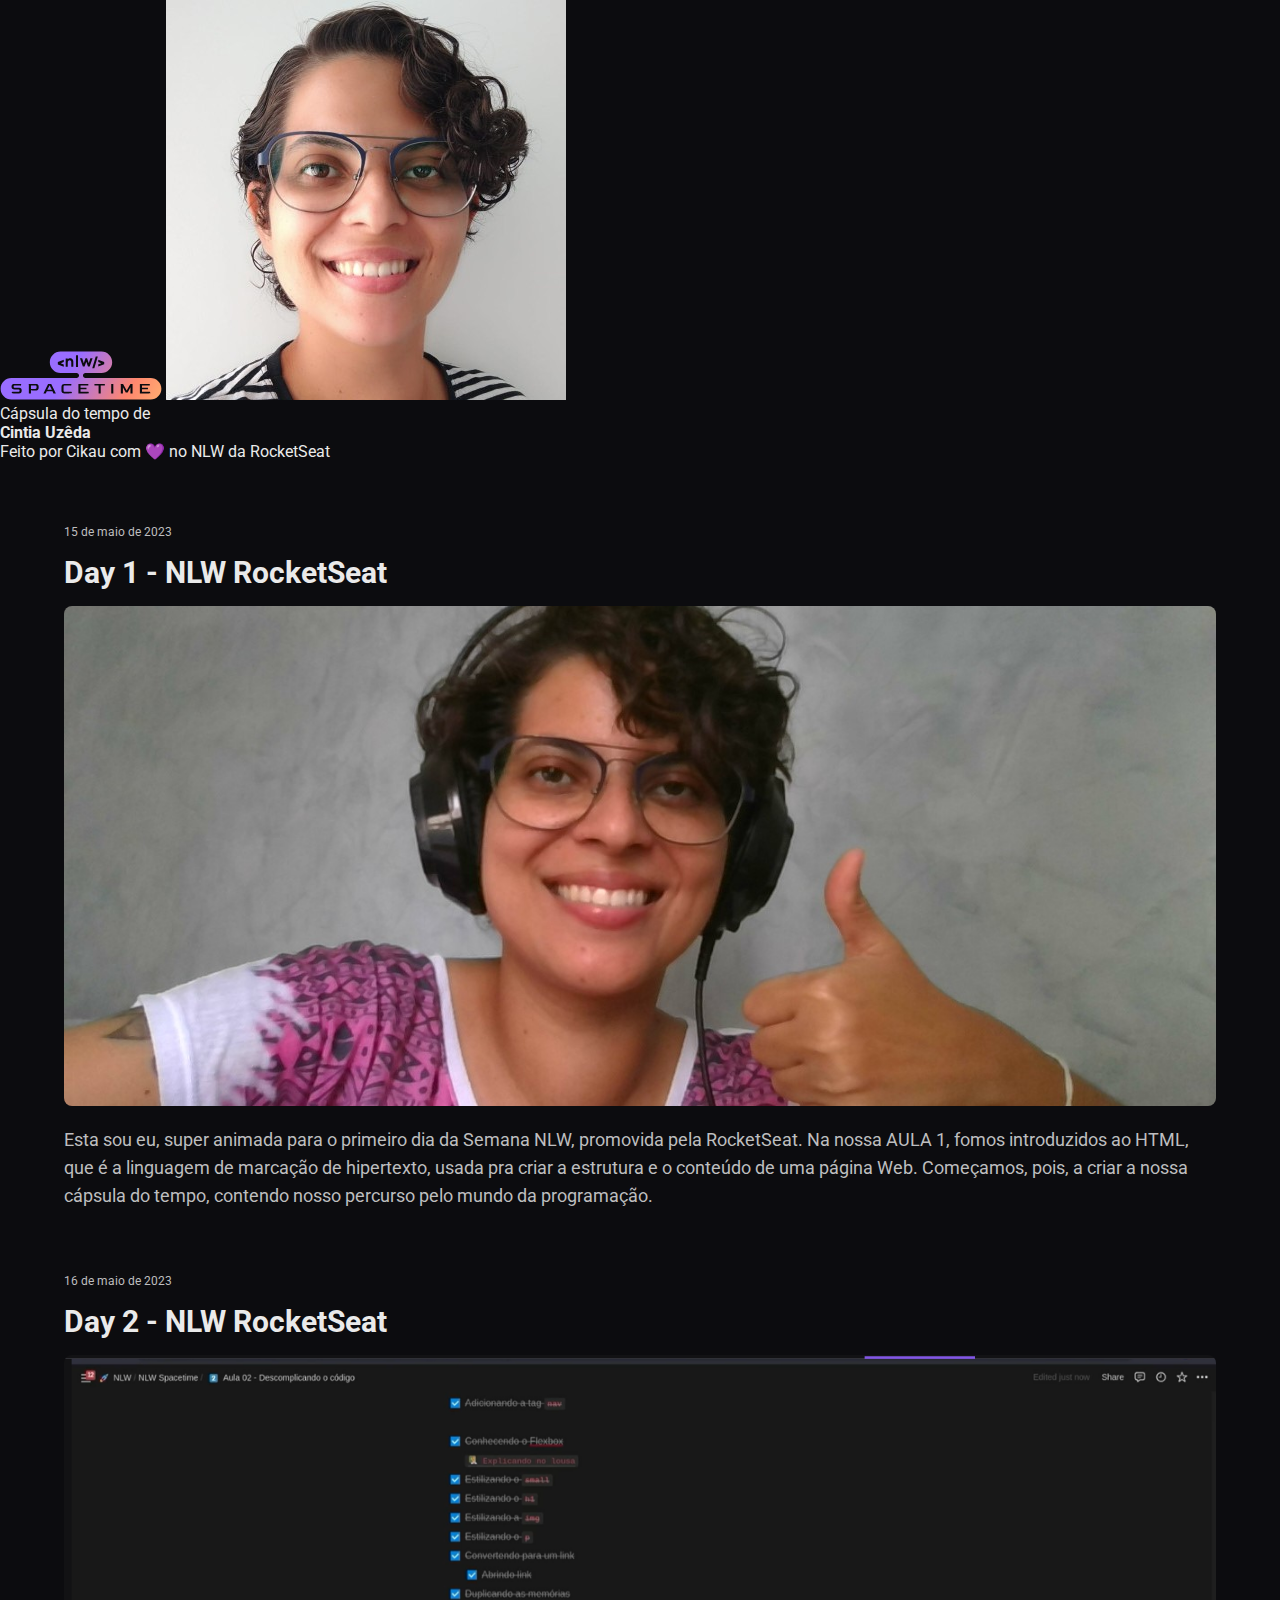
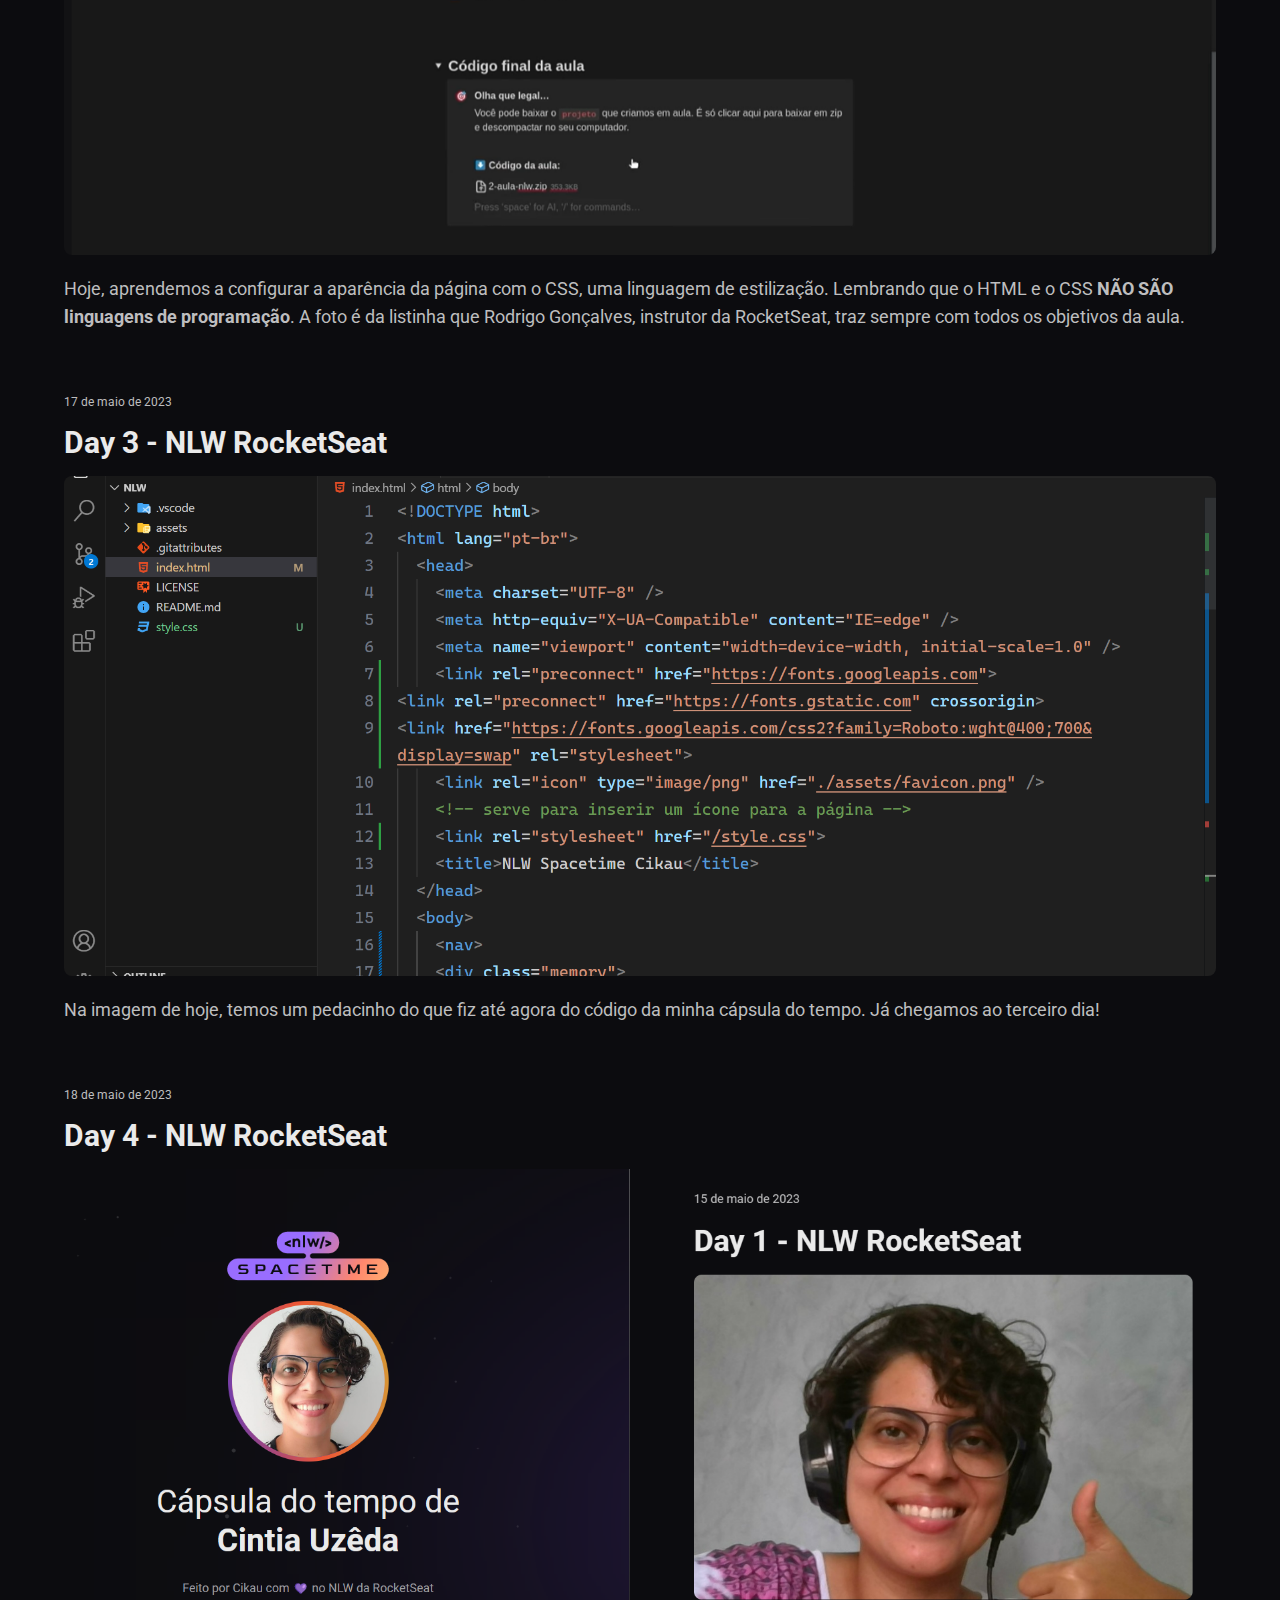
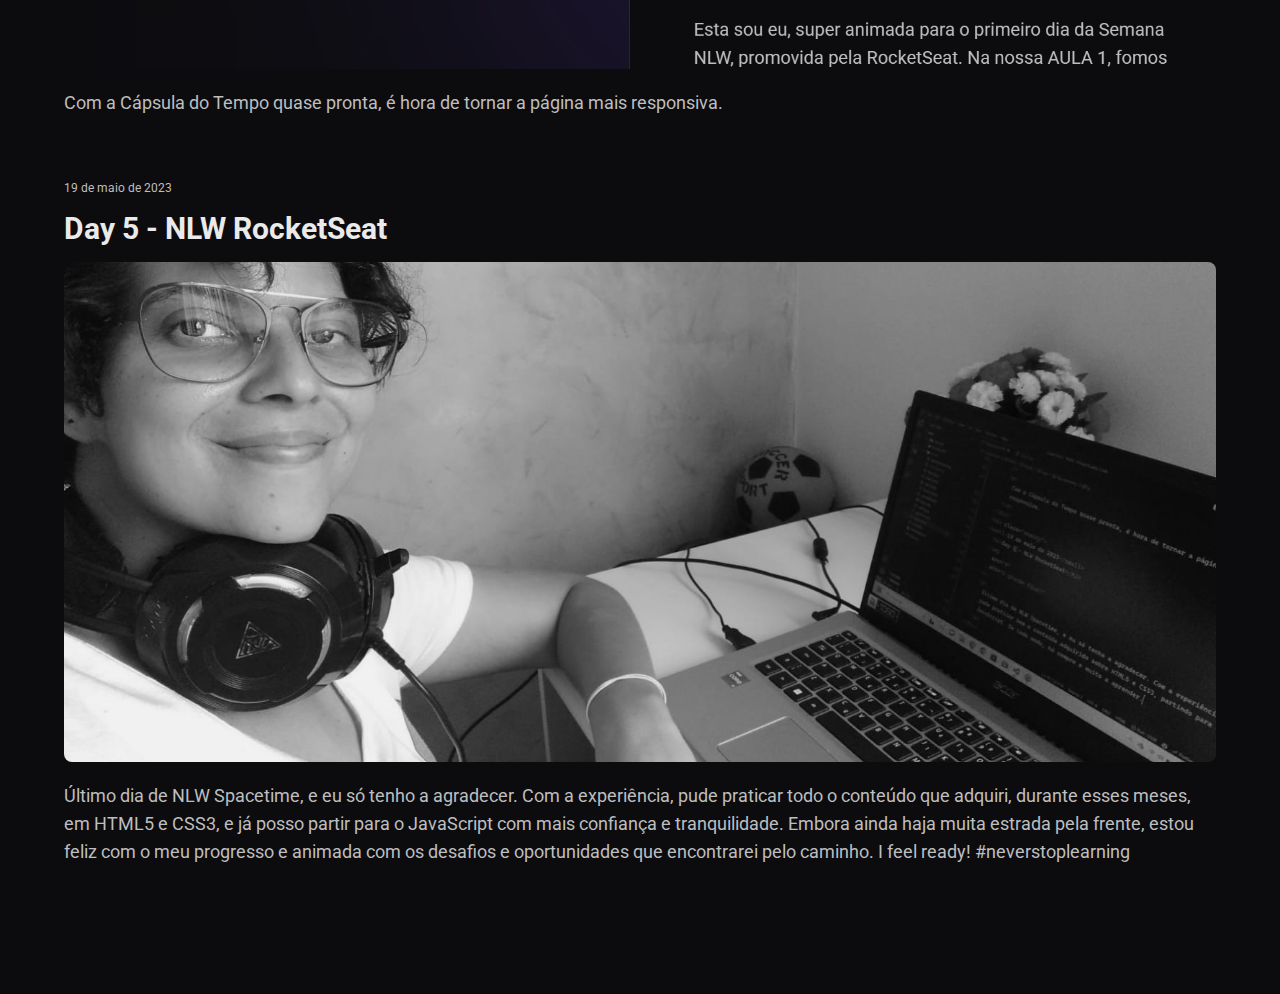
<file: index.html>
<!DOCTYPE html>
<html lang="pt-br">
  <head>
    <meta charset="UTF-8" />
    <meta http-equiv="X-UA-Compatible" content="IE=edge" />
    <meta name="viewport" content="width=device-width, initial-scale=1.0" />
    <link rel="preconnect" href="https://fonts.googleapis.com"/>
    <link rel="preconnect" href="https://fonts.gstatic.com" crossorigin/>
    <link
      href="https://fonts.googleapis.com/css2?family=Roboto:wght@400;700&display=swap"
      rel="stylesheet"
      href="style.css"
    />
    <link rel="icon" type="image/png" href="./assets/favicon.png" />
    <!-- serve para inserir um ícone para a página -->
    <link rel="stylesheet" href="style.css" />
    <title>NLW Spacetime Cikau</title>
  </head>
  <body>
    <aside>
      <!--Parte do site que tem o profile-->
      <img src="./assets/logo.svg" alt="Logo NLW Spacetime" />
      <img src="./assets/perfil.jpg" alt="Foto de Cikau" />
      <p>
        Cápsula do tempo de<br />
        <strong>Cintia Uzêda</strong>
      </p>
      <span> Feito por Cikau com 💜 no NLW da RocketSeat </span>
    </aside>
    <nav>
      <!--Parte do site com a timeline-->
      <div class="memory">
        <small>15 de maio de 2023</small>
        <h2>Day 1 - NLW RocketSeat</h2>
        <div>
          <img src="./assets/Day1.jpg" alt="Cikau em sua primeira aula" />
        </div>
        <p>
          Esta sou eu, super animada para o primeiro dia da Semana NLW,
          promovida pela RocketSeat. Na nossa AULA 1, fomos introduzidos ao
          HTML, que é a linguagem de marcação de hipertexto, usada pra criar a
          estrutura e o conteúdo de uma página Web. Começamos, pois, a criar a
          nossa cápsula do tempo, contendo nosso percurso pelo mundo da
          programação.
        </p>
      </div>
      <div class="memory">
        <small>16 de maio de 2023</small>
        <h2>Day 2 - NLW RocketSeat</h2>
        <div>
          <!-- Essa div contendo a imagem NÃO deixa que ela passe dos limites da tela ao executar a animação do hover - vide configurações em style.css -->
          <img
            src="./assets/day2.png"
            alt="Lista do instrutor Rodrigo Gonçalves"
          />
        </div>
        <p>
          Hoje, aprendemos a configurar a aparência da página com o CSS, uma
          linguagem de estilização. Lembrando que o HTML e o CSS
          <strong>NÃO SÃO linguagens de programação</strong>. A foto é da
          listinha que Rodrigo Gonçalves, instrutor da RocketSeat, traz sempre
          com todos os objetivos da aula.
        </p>
      </div>
      <div class="memory">
        <small>17 de maio de 2023</small>
        <h2>Day 3 - NLW RocketSeat</h2>
        <div>
          <img src="./assets/day3.png" alt="Parte do código" />
        </div>
        <p>
          Na imagem de hoje, temos um pedacinho do que fiz até agora do código
          da minha cápsula do tempo. Já chegamos ao terceiro dia!
        </p>
      </div>
      <div class="memory">
        <small>18 de maio de 2023</small>
        <h2>Day 4 - NLW RocketSeat</h2>
        <div>
          <img src="./assets/capsula.png" alt="Cápsula quase pronta" />
        </div>
        <p>
          Com a Cápsula do Tempo quase pronta, é hora de tornar a página mais
          responsiva.
        </p>
      </div>
      <div class="memory">
        <small>19 de maio de 2023</small>
        <h2>Day 5 - NLW RocketSeat</h2>
        <div>
          <img src="./assets/final.jpeg" alt="O grande final" />
        </div>
        <p>
          Último dia de NLW Spacetime, e eu só tenho a agradecer. Com a
          experiência, pude praticar todo o conteúdo que adquiri, durante esses
          meses, em HTML5 e CSS3, e já posso partir para o JavaScript com mais
          confiança e tranquilidade. Embora ainda haja muita estrada pela
          frente, estou feliz com o meu progresso e animada com os desafios e
          oportunidades que encontrarei pelo caminho. I feel ready!
          #neverstoplearning
        </p>
      </div>
    </nav>
  </body>
</html>
</file>
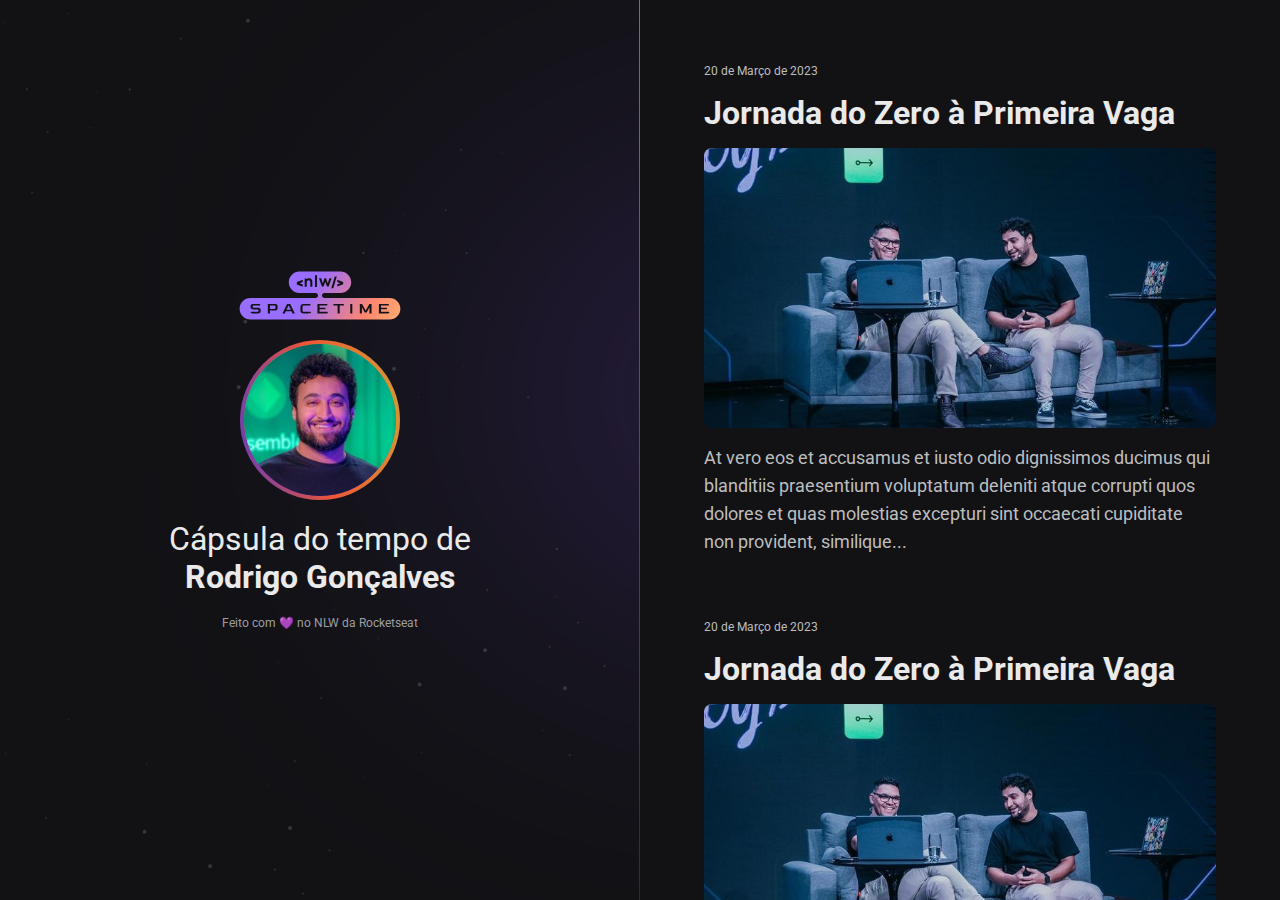
<file: 3-aula-nlw/nlw/index.html>
<!DOCTYPE html>
<html lang="pt-br">
  <head>
    <meta charset="UTF-8" />
    <meta http-equiv="X-UA-Compatible" content="IE=edge" />
    <meta name="viewport" content="width=device-width, initial-scale=1.0" />

    <link rel="preconnect" href="https://fonts.googleapis.com" />
    <link rel="preconnect" href="https://fonts.gstatic.com" crossorigin />
    <link
      href="https://fonts.googleapis.com/css2?family=Roboto:wght@400;700&display=swap"
      rel="stylesheet"
    />

    <link rel="icon" type="image/png" href="./assets/favicon.png" />

    <link rel="stylesheet" href="./styles.css" />

    <title>NLW Spacetime</title>
  </head>
  <body>
    <aside>
      <img src="./assets/logo.svg" alt="Logo NLW Spacetime" />
      <img src="./assets/rodrigo.jpeg" alt="Foto do Rodrigo" />

      <p>
        Cápsula do tempo de <br />
        <strong>Rodrigo Gonçalves</strong>
      </p>

      <span>Feito com 💜 no NLW da Rocketseat</span>
    </aside>

    <nav>
      <a
        href="https://www.youtube.com/watch?v=3nz5HkUJaVU"
        target="_blank"
        class="memory"
      >
        <small>20 de Março de 2023</small>
        <h1>Jornada do Zero à Primeira Vaga</h1>
        <img
          src="./assets/jornada.png"
          alt="Rodrigo e Mayk apresentando o evento Jornada do Zero à Primeira Vaga"
        />
        <p>
          At vero eos et accusamus et iusto odio dignissimos ducimus qui
          blanditiis praesentium voluptatum deleniti atque corrupti quos dolores
          et quas molestias excepturi sint occaecati cupiditate non provident,
          similique...
        </p>
      </a>

      <a
        href="https://www.youtube.com/watch?v=3nz5HkUJaVU"
        target="_blank"
        class="memory"
      >
        <small>20 de Março de 2023</small>
        <h1>Jornada do Zero à Primeira Vaga</h1>
        <img
          src="./assets/jornada.png"
          alt="Rodrigo e Mayk apresentando o evento Jornada do Zero à Primeira Vaga"
        />
        <p>
          At vero eos et accusamus et iusto odio dignissimos ducimus qui
          blanditiis praesentium voluptatum deleniti atque corrupti quos dolores
          et quas molestias excepturi sint occaecati cupiditate non provident,
          similique...
        </p>
      </a>

      <a
        href="https://www.youtube.com/watch?v=3nz5HkUJaVU"
        target="_blank"
        class="memory"
      >
        <small>20 de Março de 2023</small>
        <h1>Jornada do Zero à Primeira Vaga</h1>
        <img
          src="./assets/jornada.png"
          alt="Rodrigo e Mayk apresentando o evento Jornada do Zero à Primeira Vaga"
        />
        <p>
          At vero eos et accusamus et iusto odio dignissimos ducimus qui
          blanditiis praesentium voluptatum deleniti atque corrupti quos dolores
          et quas molestias excepturi sint occaecati cupiditate non provident,
          similique...
        </p>
      </a>
    </nav>
  </body>
</html>
</file>
<file: style.css>
* {
  margin: 0;
  padding: 0;
  box-sizing: border-box; /* comando para respeitar o tamanho das bordas das caixas */ 
}

body {
  background-color: rgb(12, 12, 15);
  color: #eaeaea;
  font-family: 'Roboto', sans-serif;
}

nav {
  padding: 64px;
}

.memory {
  display: flex; 
  flex-direction: column;
  gap: 16px; 
  margin-bottom: 64px;
  }

  .memory h1 {
  font-size: 40px;
  color: #bebebf;
  text-decoration: none;
}

.memory a {
 text-decoration: none;
}

.memory small {
  color: #bebebf;
  font-size: 12px;
}

.memory h2 {
  font-size: 30px;
}

.memory img {
  width: 100%;
  height: 500px;
  object-fit: cover; /* ajuda a manter a imagem em boa definição, sem ficar esticada */ 
  border-radius: 8px; /* deixa as bordas da imagem arredondadas */ 
}

.memory p {
  font-size: 18px;
  color: #bebebf;
  line-height: 28px; /* espaçamento entre as linhas */  
}
</file>
<file: 3-aula-nlw/nlw/styles.css>
* {
  margin: 0;
  padding: 0;
  box-sizing: border-box;
}

body {
  background-color: #121215;
  color: #eaeaea;

  font-family: "Roboto", sans-serif;

  display: grid;
  grid-template-areas: "profile timeline";
  grid-template-columns: 1fr 1fr;
  grid-template-rows: 100vh;
}

nav {
  padding: 64px;
  grid-area: timeline;

  overflow-y: scroll;
}

.memory {
  display: flex;
  flex-direction: column;
  gap: 16px;

  text-decoration: none;
  margin-bottom: 64px;
}

.memory small {
  color: #bebebf;
  font-size: 12px;
}

.memory h1 {
  font-size: 32px;
  color: #eaeaea;
}

.memory img {
  width: 100%;
  height: 280px;
  object-fit: cover;
  border-radius: 8px;
}

.memory p {
  font-size: 18px;
  color: #bebebf;
  line-height: 28px;
}

aside {
  grid-area: profile;

  display: flex;
  flex-direction: column;
  align-items: center;
  justify-content: center;
  gap: 20px;

  border-right: 1px solid;
  border-image: linear-gradient(#727275, #2c2c31) 1;

  background-image: url("./assets/background.svg");
  background-position: top right;
  background-repeat: no-repeat;
  background-size: auto 100%;
}

aside img:nth-child(2) {
  width: 160px;
  height: 160px;
  border-radius: 50%;

  border: 4px solid transparent;
  background: linear-gradient(#d39e33, #ed5636, #633bbc) padding-box,
    linear-gradient(260deg, #d39e33, #ed5636, #633bbc) border-box;
}

aside p {
  font-size: 32px;
  text-align: center;
}

aside span {
  font-size: 12px;
  color: #9e9ea0;
}
</file>
